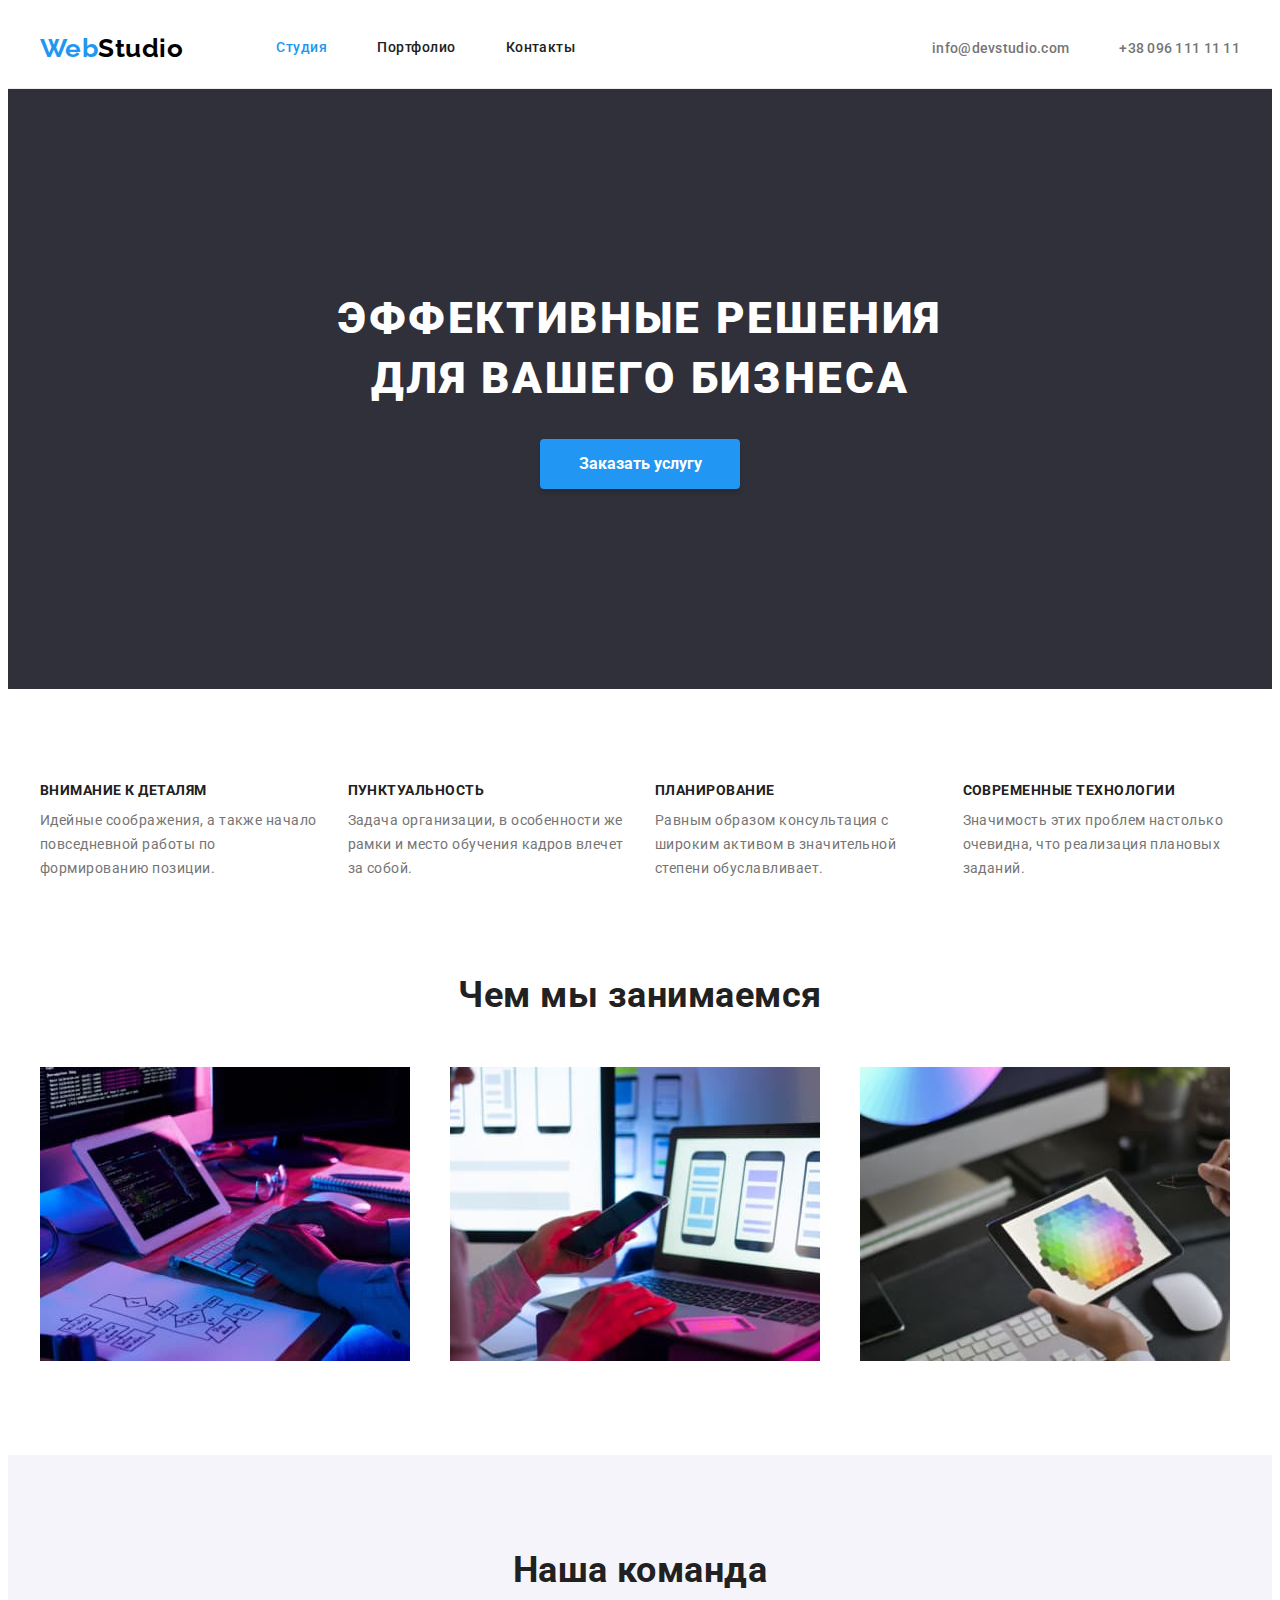
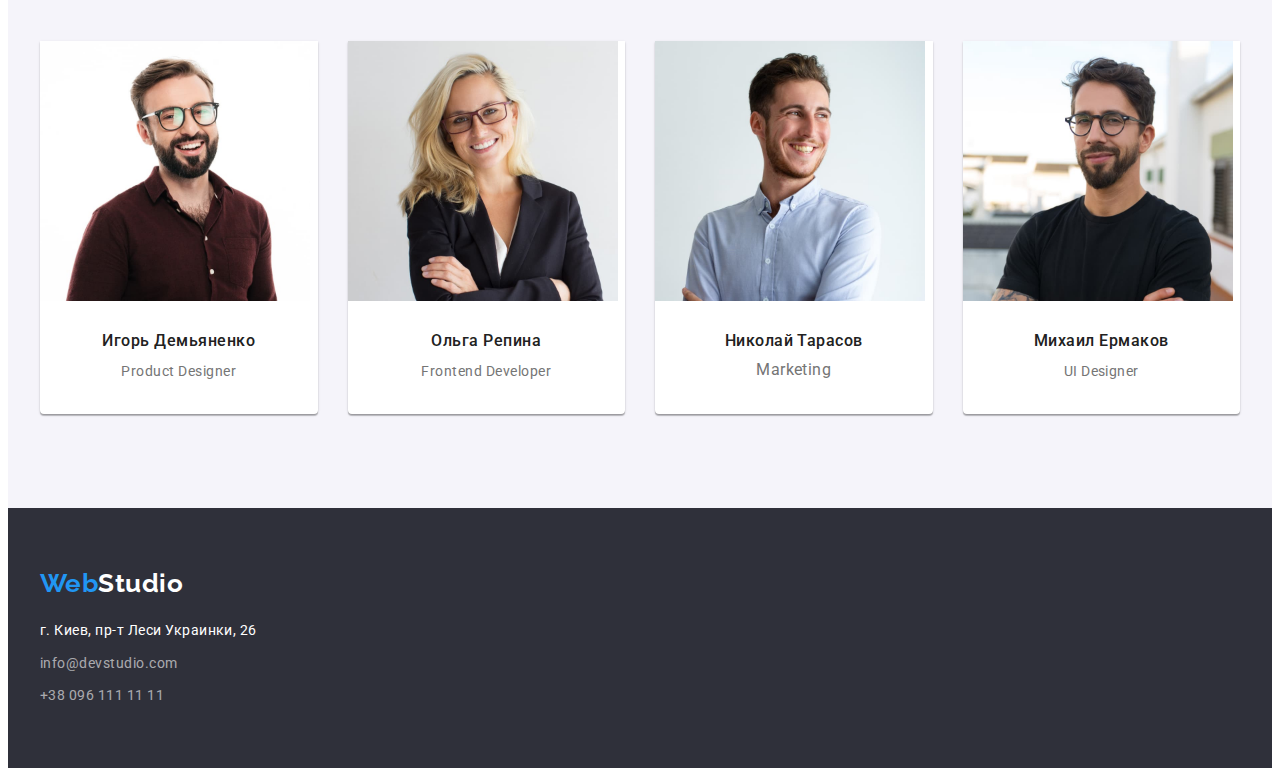
<file: index.html>
<!DOCTYPE html>
<html lang="ru">

<head>
    <meta charset="UTF-8">
    <meta http-equiv="X-UA-Compatible" content="IE=edge">
    <meta name="viewport" content="width=device-width, initial-scale=1.0">
    <title>Студия</title>
    <link rel="stylesheet" href="https://cdnjs.cloudflare.com/ajax/libs/modern-normalize/1.0.0/modern-normalize.min.css"
        integrity="sha512-ISS7cAi1PEhQ8jnbJpJZMd29NlhNj4AWYyLOSp2CE/CsHxTCu+r+t0D2yoJudVrd0/8fTVPUVDzY5Tvli75u/g=="
        crossorigin="anonymous" />
    <link rel="preconnect" href="https://fonts.gstatic.com">

    <link rel="stylesheet"
        href="https://fonts.googleapis.com/css2?family=Raleway:wght@700&family=Roboto:wght@400;500;700;900&display=swap">

    <link rel="stylesheet" href="./css/styles.css">

</head>

<body>

    <!--Шапка профиля-->
    <header class="header-section">
        <div class="container main-container">
            <nav class="header-nav flex">
                <a href="" class="logo" lang="en">Web<span class="logo-secondpart-header">Studio</span></a>
                <ul class="site-nav list">
                    <li class="item"><a href="./index.html" class="link current">Студия</a></li>
                    <li class="item"><a href="./portfolio.html" class="link">Портфолио</a></li>
                    <li class="item"><a href="" class="link">Контакты</a></li>
                </ul>
            </nav>

            <ul class="contacts-nav list">
                <li class="item"><a href="mailto:info@devstudio.com" class="contacts">info@devstudio.com</a></li>
                <li class="item"><a href="tel:+380961111111" class="contacts">+38 096 111 11 11</a></li>
            </ul>
        </div>
    </header>

    <main>

        <!--Секция Hero-->
        <section class="hero-section">
            <div class="container">
                <h1 class="hero-title">Эффективные решения для вашего бизнеса</h1>
                <button type="button" class="hero-btn">Заказать услугу</button>
            </div>
        </section>

        <!--Секция Features-->
        <section class="section">
            <div class="container">
                <h2 class="visually-hidden">Секция2</h2>
                <ul class="features list">
                    <li class="item">
                        <h3 class="subtitle">Внимание к деталям</h3>
                        <p class="text">Идейные соображения, а также начало повседневной работы по формированию позиции.
                        </p>
                    </li>
                    <li class="item">
                        <h3 class="subtitle">Пунктуальность</h3>
                        <p class="text">Задача организации, в особенности же рамки и место обучения кадров влечет за
                            собой.</p>
                    </li>
                    <li class="item">
                        <h3 class="subtitle">Планирование</h3>
                        <p class="text">Равным образом консультация с широким активом в значительной степени
                            обуславливает.</p>
                    </li>
                    <li class="item">
                        <h3 class="subtitle">Современные технологии</h3>
                        <p class="text">Значимость этих проблем настолько очевидна, что реализация плановых заданий.</p>
                    </li>
                </ul>
            </div>
        </section>
        <!--Чем мы занимаемся WORK-->
        <section class="section section-work">
            <div class="container">
                <h2 class="section-title">Чем мы занимаемся</h2>
                <ul class="work-list list">
                    <li class="item"><img src="./images/about/box1.jpg" alt="Пользователь пользуется компьютером"
                            width="370"></li>
                    <li class="item"><img src="./images/about/box2.jpg" alt="Пользователь пользуется смартфоном"
                            width="370"></li>
                    <li class="item"><img src="./images/about/box3.jpg" alt="Пользователь пользуется планшетом"
                            width="370"></li>
                </ul>
            </div>
        </section>
        <!--Наша команда TEAM-->
        <section class="section section-team">
            <div class="container">
                <h2 class="section-title">Наша команда</h2>
                <ul class="team-list list">
                    <li class="item">
                        <img src="./images/team/img1.jpg" alt="Игорь Демьяненко" width="270" height="260">
                        <div class="sub-img">
                            <h3 class="subtitle">Игорь Демьяненко</h3>
                            <p class="text" lang="en">Product Designer</p>
                        </div>
                    </li>
                    <li class="item">
                        <img src="./images/team/img2.jpg" alt="Ольга Репина" width="270" height="260">
                        <div class="sub-img">
                            <h3 class="subtitle">Ольга Репина</h3>
                            <p class="text" lang="en">Frontend Developer</p>
                        </div>
                    </li>
                    <li class="item">
                        <img src="./images/team/img3.jpg" alt="Николай Тарасов" width="270" height="260">
                        <div class="sub-img">
                            <h3 class="subtitle">Николай Тарасов</h3>
                            <p class="stext" lang="en">Marketing</p>
                        </div>
                    </li>
                    <li class="item">
                        <img src="./images/team/img4.jpg" alt="Михаил Ермаков" width="270" height="260">
                        <div class="sub-img">
                            <h3 class="subtitle">Михаил Ермаков</h3>
                            <p class="text" lang="en">UI Designer</p>
                        </div>
                    </li>

                </ul>
            </div>
        </section>
    </main>
    <footer class="footer">
        <div class="container">
            <a href="" class="logo" lang="en">Web<span class="logo-secondpart-footer">Studio</span></a>
            <address class="footer-adress">
                г. Киев, пр-т Леси Украинки, 26
                <ul class="footer-list list">
                    <li class="item item-margin-zero"><a href="mailto:info@devstudio.com"
                            class="footer-link">info@devstudio.com</a></li>
                    <li class="item"><a href="tel:+380961111111" class="footer-link">+38 096 111 11 11</a></li>

                </ul>
            </address>
        </div>
    </footer>
</body>

</html>
</file>
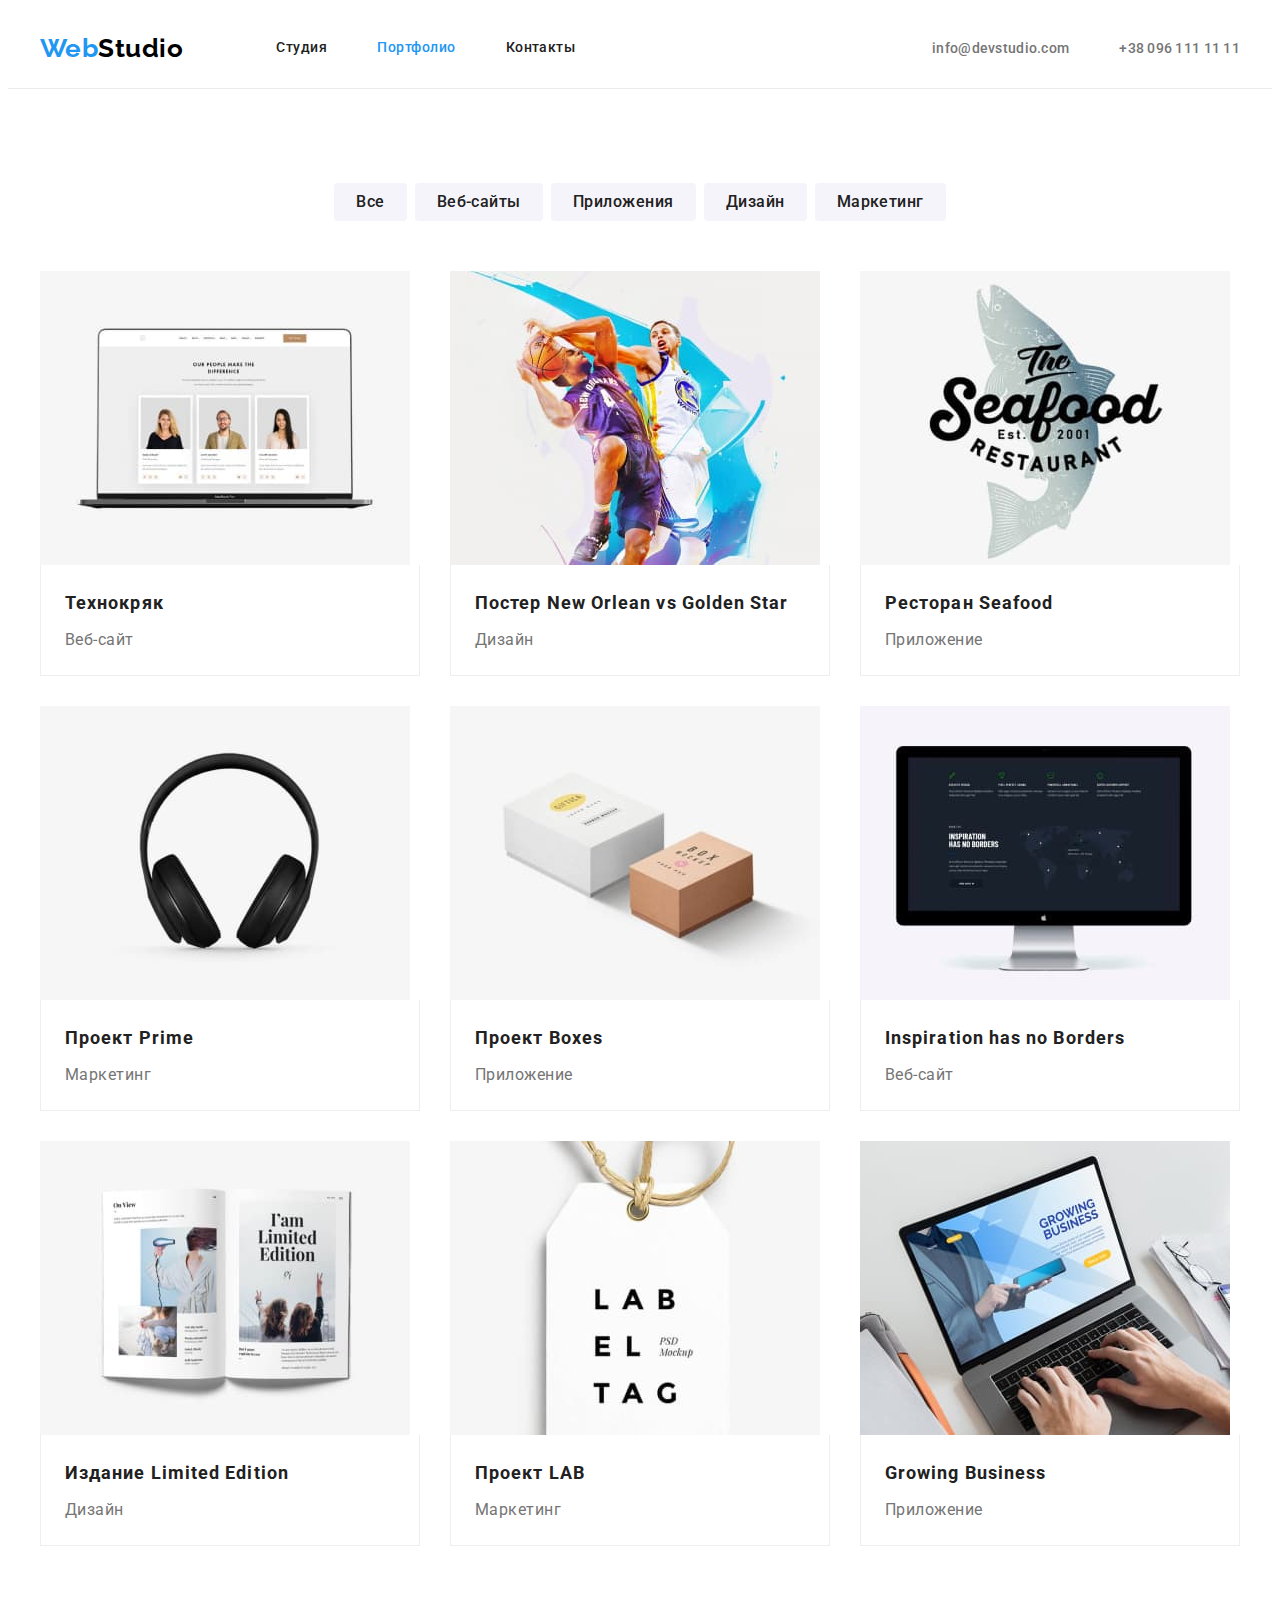
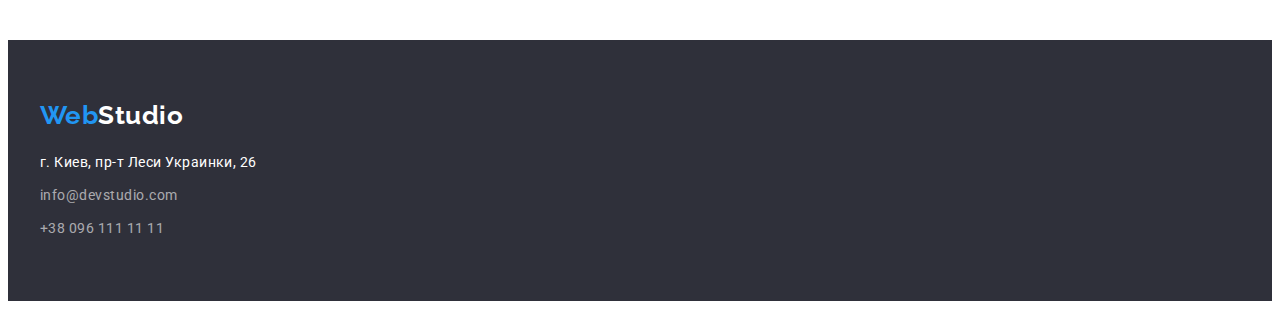
<file: portfolio.html>
<!DOCTYPE html>
<html lang="ru">

<head>
    <meta charset="UTF-8">
    <meta http-equiv="X-UA-Compatible" content="IE=edge">
    <meta name="viewport" content="width=device-width, initial-scale=1.0">
    <title>Портфолио</title>
    <link rel="stylesheet" href="https://cdnjs.cloudflare.com/ajax/libs/modern-normalize/1.0.0/modern-normalize.min.css"
        integrity="sha512-ISS7cAi1PEhQ8jnbJpJZMd29NlhNj4AWYyLOSp2CE/CsHxTCu+r+t0D2yoJudVrd0/8fTVPUVDzY5Tvli75u/g=="
        crossorigin="anonymous" />
    <link rel="preconnect" href="https://fonts.gstatic.com">
    <link rel="stylesheet"
        href="https://fonts.googleapis.com/css2?family=Raleway:wght@700&family=Roboto:wght@400;500;700;900&display=swap">
    <link rel="stylesheet" href="./css/styles.css">
</head>

<body>
    <!--Шапка профиля-->
    <header class="header-section">
        <div class="container main-container">
            <nav class="header-nav">
                <a href="" class="logo" lang="en">Web<span class="logo-secondpart-header">Studio</span></a>
                <ul class="site-nav list">
                    <li class="item"><a href="./index.html" class="link">Студия</a></li>
                    <li class="item"><a href="./portfolio.html" class="link current">Портфолио</a></li>
                    <li class="item"><a href="" class="link">Контакты</a></li>
                </ul>
            </nav>
            <ul class="contacts-nav list">
                <li class="item"><a href="mailto:info@devstudio.com" class="contacts">info@devstudio.com</a></li>
                <li class="item"><a href="tel:+380961111111" class="contacts">+38 096 111 11 11</a></li>
            </ul>
        </div>
        </nav>

    </header>
    <main>
        <!--Секция FILTER-->
        <section class="section">
            <div class="container">
                <ul class="filter list">
                    <li class="item"><button type="button" class="filter-item">Все</button></li>
                    <li class="item"><button type="button" class="filter-item">Веб-сайты</button></li>
                    <li class="item"><button type="button" class="filter-item">Приложения</button></li>
                    <li class="item"><button type="button" class="filter-item">Дизайн</button></li>
                    <li class="item"><button type="button" class="filter-item">Маркетинг</button></li>
                </ul>
                <!-- PORTFOLIO-->

                <ul class="portfolio list">
                    <li class="item">
                        <a href="" class="link">
                            <img class="border-img" src="./images/projects/img1.jpg" alt="Веб-сайт Технокряк"
                                width="370">
                            <div class="subtitle">
                                <h2 class="title">Технокряк</h2>
                                <p class="text">Веб-сайт</p>
                            </div>
                        </a>
                    </li>
                    <li class="item">
                        <a href="" class="link">
                            <img class="border-img" src="./images/projects/img2.jpg"
                                alt="Дизайн постера New Orlean vs Golden Star" width="370">
                            <div class="subtitle">
                                <h2 class="title">Постер New Orlean vs Golden Star</h2>
                                <p class="text">Дизайн</p>
                            </div>
                        </a>
                    </li>
                    <li class="item">
                        <a href="" class="link">
                            <img class="border-img" src="./images/projects/img3.jpg"
                                alt="Приложение для Ресторана Seafood" width="370">
                            <div class="subtitle">
                                <h2 class="title">Ресторан Seafood</h2>
                                <p class="text">Приложение</p>
                            </div>
                        </a>
                    </li>
                    <li class="item">
                        <a href="" class="link">
                            <img class="border-img" src="./images/projects/img4.jpg" alt="Маркетинг для Проекта Prime"
                                width="370">
                            <div class="subtitle">
                                <h2 class="title">Проект Prime</h2>
                                <p class="text">Маркетинг</p>
                            </div>
                        </a>
                    </li>
                    <li class="item">
                        <a href="" class="link">
                            <img class="border-img" src="./images/projects/img5.jpg" alt="Приложение для Проекта Boxes"
                                width="370">
                            <div class="subtitle">
                                <h2 class="title">Проект Boxes</h2>
                                <p class="text">Приложение</p>
                            </div>
                        </a>
                    </li>
                    <li class="item">
                        <a href="" class="link">
                            <img class="border-img" src="./images/projects/img6.jpg"
                                alt="Веб-сайт для Inspiration has no Borders" width="370">
                            <div class="subtitle">
                                <h2 class="title">Inspiration has no Borders</h2>
                                <p class="text">Веб-сайт</p>
                            </div>
                        </a>
                    </li>
                    <li class="item">
                        <a href="" class="link">
                            <img class="border-img" src="./images/projects/img7.jpg"
                                alt="Дизайн для Издания Limited Edition" width="370">
                            <div class="subtitle">
                                <h2 class="title">Издание Limited Edition</h2>
                                <p class="text">Дизайн</p>
                            </div>
                        </a>
                    </li>
                    <li class="item">
                        <a href="" class="link">
                            <img class="border-img" src="./images/projects/img8.jpg" alt="Маркетинг для Проекта LAB"
                                width="370">
                            <div class="subtitle">
                                <h2 class="title">Проект LAB</h2>
                                <p class="text">Маркетинг</p>
                            </div>
                        </a>
                    </li>
                    <li class="item">
                        <a href="" class="link">
                            <img class="border-img" src="./images/projects/img9.jpg"
                                alt="Приложение для Growing Business" width="370">
                            <div class="subtitle">
                                <h2 class="title">Growing Business</h2>
                                <p class="text">Приложение</p>
                            </div>
                        </a>
                    </li>
                </ul>
            </div>
        </section>

    </main>

    <footer class="footer">
        <div class="container">
            <a href="" class="logo" lang="en">Web<span class="logo-secondpart-footer">Studio</span></a>
            <address class="footer-adress">
                г. Киев, пр-т Леси Украинки, 26
                <ul class="footer-list list">
                    <li class="item item-margin-zero"><a href="mailto:info@devstudio.com"
                            class="footer-link">info@devstudio.com</a></li>
                    <li class="item"><a href="tel:+380961111111" class="footer-link">+38 096 111 11 11</a></li>
                </ul>
            </address>
        </div>
    </footer>
</body>

</html>
</file>
<file: css/styles.css>
:root {
  --primary-text-color: #212121;
  --secondary-text-color: #757575;
  --accent-color: #2196f3;
  --primary-white-color: #ffffff;
  --primary-bg-color: #e5e5e5;
  --secondary-bg-color: #2f303a;
  --grey-bg-color: #f5f4fa;
}
body {
  background-color: var(--primary-white-color);
  color: var(--secondary-text-color);
  font-family: Roboto, sans-serif;
  font-size: 16px;
  line-height: 1.19;
  letter-spacing: 0.03em;
}
/* основной цвет текста #212121*/
/* вторичный цвет текста #757575*/
/* белый цвет #FFFFFF*/
/* цвет акцент синий #2196F3 */
/* цвет футера контакты rgba(255, 255, 255, 0.6); */
/* основной белый цвет #FFFFFF*/
/* основной цвет фона #E5E5E5*/
/* вторичный серый цвет фона #2F303A*/
/* секция команда цвет фона #F5F4FA*/

h1,
h2,
h3,
h4,
h5,
h6,
p,
ul,
li {
  margin: 0;
  padding: 0;
}

.visually-hidden {
  position: absolute;
  width: 1px;
  height: 1px;
  margin: -1px;
  border: 0;
  padding: 0;

  white-space: nowrap;
  clip-path: inset(100%);
  clip: rect(0 0 0 0);
  overflow: hidden;
}

.list {
  list-style: none;
  margin: 0;
  padding: 0;
}

img {
  display: block;
}

.section {
  padding-top: 94px;
  padding-bottom: 94px;
}
.container {
  margin-left: auto;
  margin-right: auto;
  width: 1200px;
  padding-left: 15px;
  padding-right: 15px;
}
/*=======HEADER=======*/
.header-section {
  border-bottom: 1px solid #ececec;
}
.main-container {
  display: flex;
  align-items: center;
}
.header-nav {
  display: flex;
  align-items: center;
}

.site-nav {
  display: flex;
  align-items: center;
  margin-left: 93px;
}
.site-nav .item:not(:last-child) {
  margin-right: 50px;
}

.contacts-nav {
  display: flex;
  margin-left: auto;
}
.contacts-nav .item + .item {
  margin-left: 50px;
}
.site-nav .link {
  display: block;
  padding-top: 32px;
  padding-bottom: 32px;

  font-weight: 500;
  font-size: 14px;
  line-height: 1.14;
  color: var(--primary-text-color);
  text-decoration: none;
}
.site-nav .link.current {
  color: var(--accent-color);
}

.contacts {
  padding-top: 32px;
  padding-bottom: 32px;
  color: var(--secondary-text-color);
  font-weight: 500;
  color: var(--secondary-text-color);
  text-decoration: none;
  font-size: 14px;
  line-height: 1.14;
  letter-spacing: 0.02em;
}
.link:hover,
.link:focus,
.contacts:hover,
.contacts:focus {
  color: var(--accent-color);
}
/*=======HEADER END=======*/

/*=======Logo=======*/
.logo {
  color: var(--accent-color);
  font-family: Raleway, sans-serif;
  font-weight: 700;
  font-size: 26px;
  line-height: 1.19;
  color: var(--accent-color);
  text-decoration: none;
}
.logo-secondpart-header {
  color: #000000;
}
/*=======Logo END=======*/

/*=======HERO=======*/
.hero-section {
  padding-top: 200px;
  padding-bottom: 200px;
  background-color: var(--secondary-bg-color);
  text-align: center;
}
.hero-title {
  margin: 0 auto 30px;
  width: 696px;

  color: var(--primary-white-color);
  font-weight: 900;
  text-align: center;
  font-size: 44px;
  line-height: 1.36;
  letter-spacing: 0.06em;
  text-transform: uppercase;
  color: var(--primary-white-color);
}
.hero-section {
  background-color: var(--secondary-bg-color);
}

.hero-btn {
  display: inline-block;
  align-items: center;
  padding: 10px 32px;
  border: transparent;
  border-radius: 4px;
  box-shadow: 0px 4px 4px rgba(0, 0, 0, 0.15);
  min-width: 200px;
  text-align: center;

  color: var(--primary-white-color);
  background-color: var(--accent-color);
  font-family: inherit;
  font-weight: 700;
  font-size: 16px;
  line-height: 1.88;
  color: var(--primary-white-color);
  background-color: var(--accent-color);
  cursor: pointer;
}

/*=======HERO END=======*/

/*======FEATURES=======*/

.features {
  display: flex;
  margin-top: 0;
  margin-top: -30px;
  margin-left: -30px;
}
.features .item {
  flex-basis: calc((100% - 90px) / 4);
  margin-top: 30px;
  margin-left: 30px;
}

.features .subtitle {
  margin-top: 0;
  margin-bottom: 10px;

  color: var(--primary-text-color);
  font-size: 14px;
  line-height: 1.14;
  text-transform: uppercase;
  font-weight: 700;
  color: var(--primary-text-color);
}

.section .text {
  margin-top: 0;
  margin-bottom: 0;

  color: var(--secondary-text-color);
  font-weight: 400;
  text-transform: none;
  font-size: 14px;
  line-height: 1.71;
  color: var(--secondary-text-color);
}
/*======FEATURES END=======*/

/*=======WORK=======*/

.section-work {
  padding-top: 0px;
}
.work-list {
  display: flex;
}
.section-title {
  margin-top: 0;
  margin-bottom: 50px;
  text-align: center;

  color: var(--primary-text-color);
  font-weight: 700;
  font-size: 36px;
  line-height: 1.17;
}
.work-list .item {
  flex-basis: calc(100% / 3);
  margin-right: 30px;
}

.work-list .item:last-child {
  margin-right: 0px;
  color: var(--primary-text-color);
}
/*=======WORK END=======*/

/*======TEAM======*/
.section-team {
  margin-top: 0;
  margin-bottom: 0;
  padding-top: 94px;
  padding-bottom: 94px;
  background-color: var(--grey-bg-color);
}

.team-list {
  display: flex;
}
.team-list .subtitle {
  margin-top: 0;
  margin-bottom: 10px;

  color: var(--primary-text-color);
  font-weight: 500;
  color: var(--primary-text-color);
  font-size: 16px;
  line-height: 1.19;
  letter-spacing: 0.03em;
}
.team-list .item {
  width: calc((100% - 90px) / 4);
  text-align: center;
  margin-right: 30px;
  background: #ffffff;

  box-shadow: 0px 1px 3px rgba(0, 0, 0, 0.12), 0px 1px 1px rgba(0, 0, 0, 0.14),
    0px 2px 1px rgba(0, 0, 0, 0.2);
  border-radius: 0px 0px 4px 4px;
}
.team-list .item:last-child {
  margin-right: 0px;
}
.sub-img {
  padding: 30px;
  /* padding-left: auto;
  padding-right: auto;
  padding-top: 30px;
  padding-button: 30px; */
}
/*======TEAM END======*/

/*=======FILTER=======*/
.filter {
  display: flex;
  justify-content: center;
  margin-top: -8px;
  margin-left: -8px;
  margin-bottom: 50px;
}
.filter > .item {
  text-align: center;
  margin-top: 8px;
  margin-left: 8px;
}
.filter-item {
  display: inline-block;
  border-radius: 4px;
  padding: 6px 22px;

  color: var(--primary-text-color);
  background-color: #f5f4fa;
  font-family: Roboto;
  font-weight: 500;
  font-size: 16px;
  line-height: 1.62;
  letter-spacing: 0.03em;
  border: transparent;
  font-family: inherit;
  cursor: pointer;
}

.filter-item:hover,
.filter-item:focus {
  color: var(--primary-white-color);
  background-color: var(--accent-color);
  background: #2196f3;
  box-shadow: 0px 3px 1px rgba(0, 0, 0, 0.1), 0px 1px 2px rgba(0, 0, 0, 0.08),
    0px 2px 2px rgba(0, 0, 0, 0.12);
  border-radius: 4px;
}
/*=======FILTER END=======*/

/*======PORTFOLIO=======*/

.portfolio {
  display: flex;
  flex-wrap: wrap;
  margin-top: -30px;
  margin-left: -30px;
}
.portfolio .link {
  text-decoration: none;
}

.portfolio .item {
  flex-basis: calc((100% - 90px) / 3);
  margin-top: 30px;
  margin-left: 30px;

  /* margin-right: 30px;
  margin-bottom: 30px; */
}
.portfolio .item:nth-child(3n) {
  margin-right: 0px;
}

/* .portfolio .item:nth-last-child(-n + 3) {
  margin-bottom: 0;
} */
.portfolio .subtitle {
  padding-top: 20px;
  padding-bottom: 20px;
  padding-left: 24px;
  padding-right: 24px;
  background: #ffffff;
  border-bottom: 1px solid #eeeeee;
  border-left: 1px solid #eeeeee;
  border-right: 1px solid #eeeeee;
}
.portfolio .title {
  margin-top: 0;
  margin-bottom: 4px;

  color: var(--primary-text-color);
  font-weight: 700;
  font-size: 18px;
  line-height: 2;
  letter-spacing: 0.06em;
  color: var(--primary-text-color);
}
.portfolio .text {
  margin-top: 0;
  margin-bottom: 0;

  color: var(--secondary-text-color);
  font-weight: 400;
  font-size: 16px;
  line-height: 1.88;
}
.portfolio .item:hover,
.portfolio .item:focus {
  filter: drop-shadow(0px 4px 4px rgba(0, 0, 0, 0.25));
  color: var(--secondary-text-color);
}
/*======PORTFOLIO END=======*/

/*======FOOTER=======*/
.footer .container {
  padding-top: 60px;
  padding-bottom: 60px;
}
.footer {
  background-color: var(--secondary-bg-color);
  color: var(--primary-white-color);
}
.footer-adress {
  color: var(--primary-white-color);
  font-style: normal;
  font-weight: 400;
  font-size: 14px;
  line-height: 1.71;
}
.footer .logo {
  display: block;
  margin-bottom: 20px;
}
.logo-secondpart-footer {
  color: var(--primary-white-color);
}
.footer-link {
  color: rgba(255, 255, 255, 0.6);
  text-decoration: none;
}
.footer-list > .item {
  display: block;
  margin-top: 9px;
}
.footer-list {
  margin-top: 9px;
}
.footer-list > .item-margin-zero {
  margin: 0;
}
/*======FOOTER END=======*/
</file>
